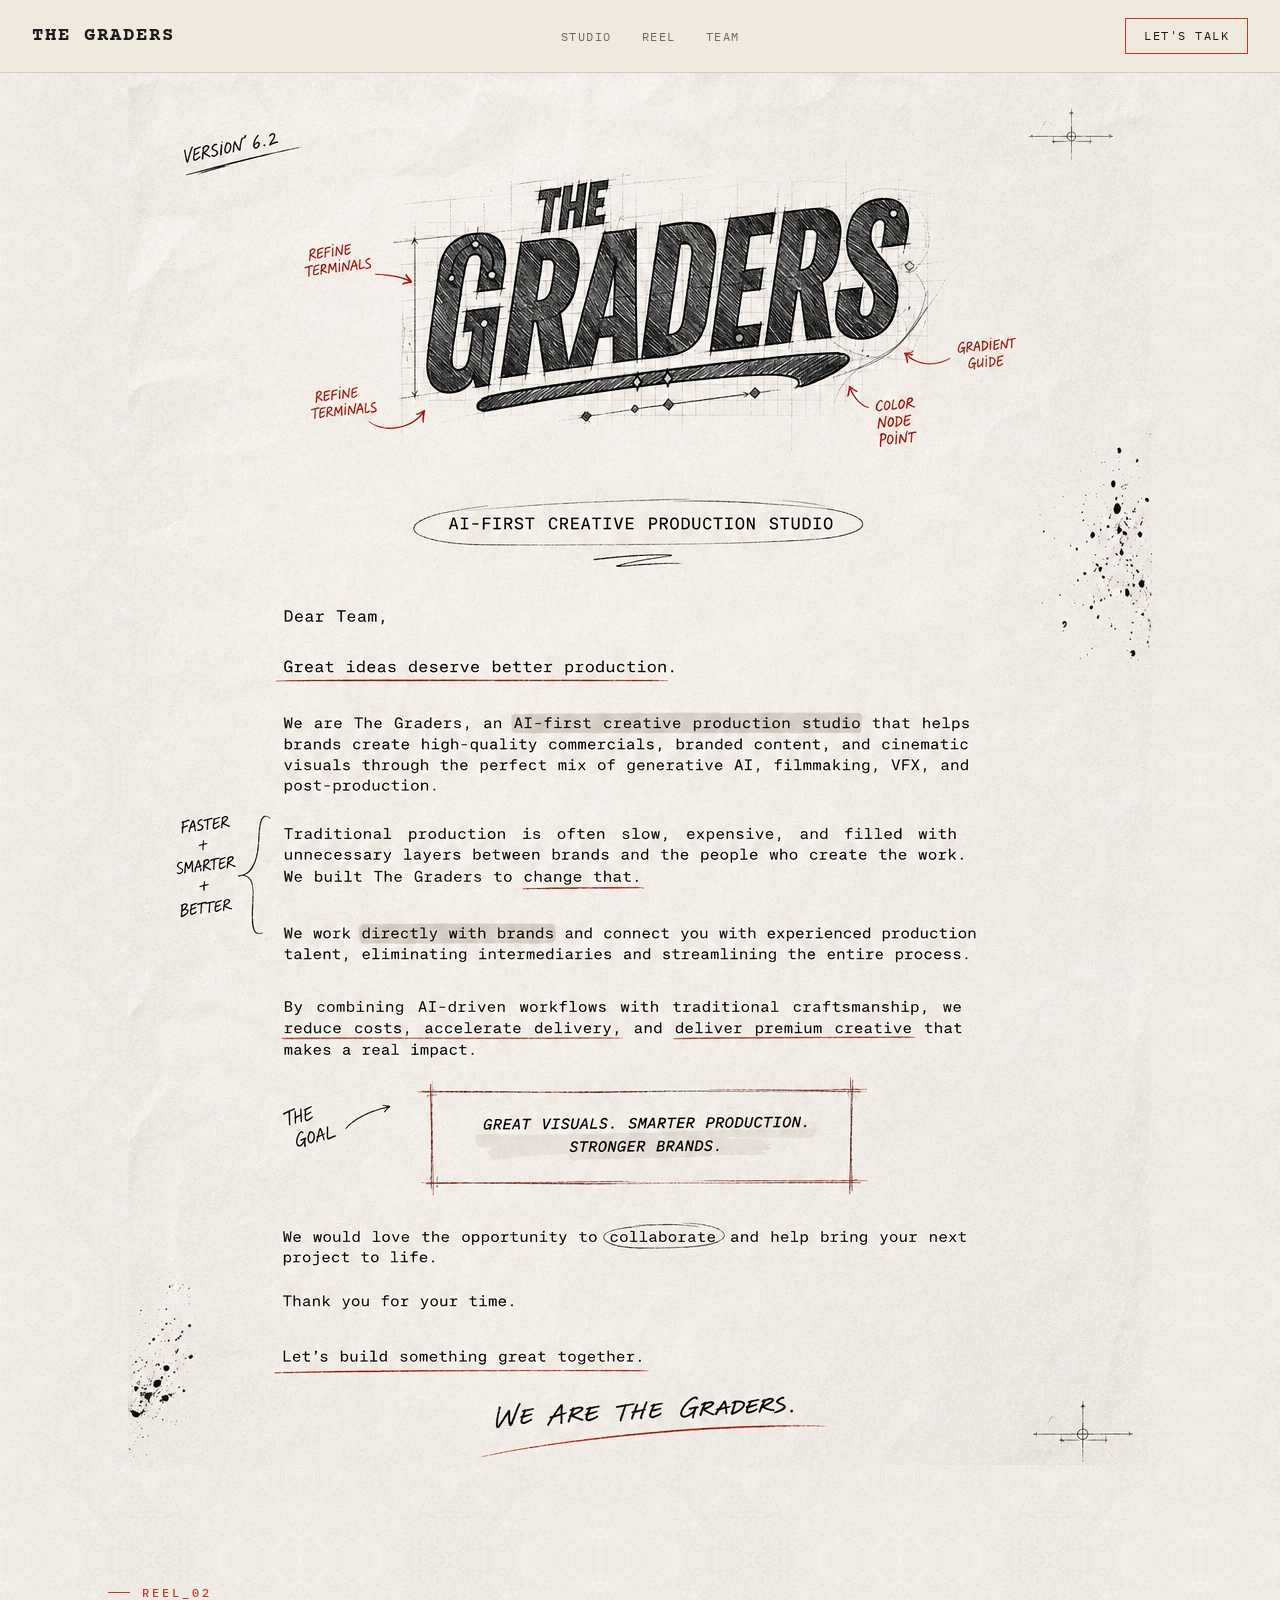
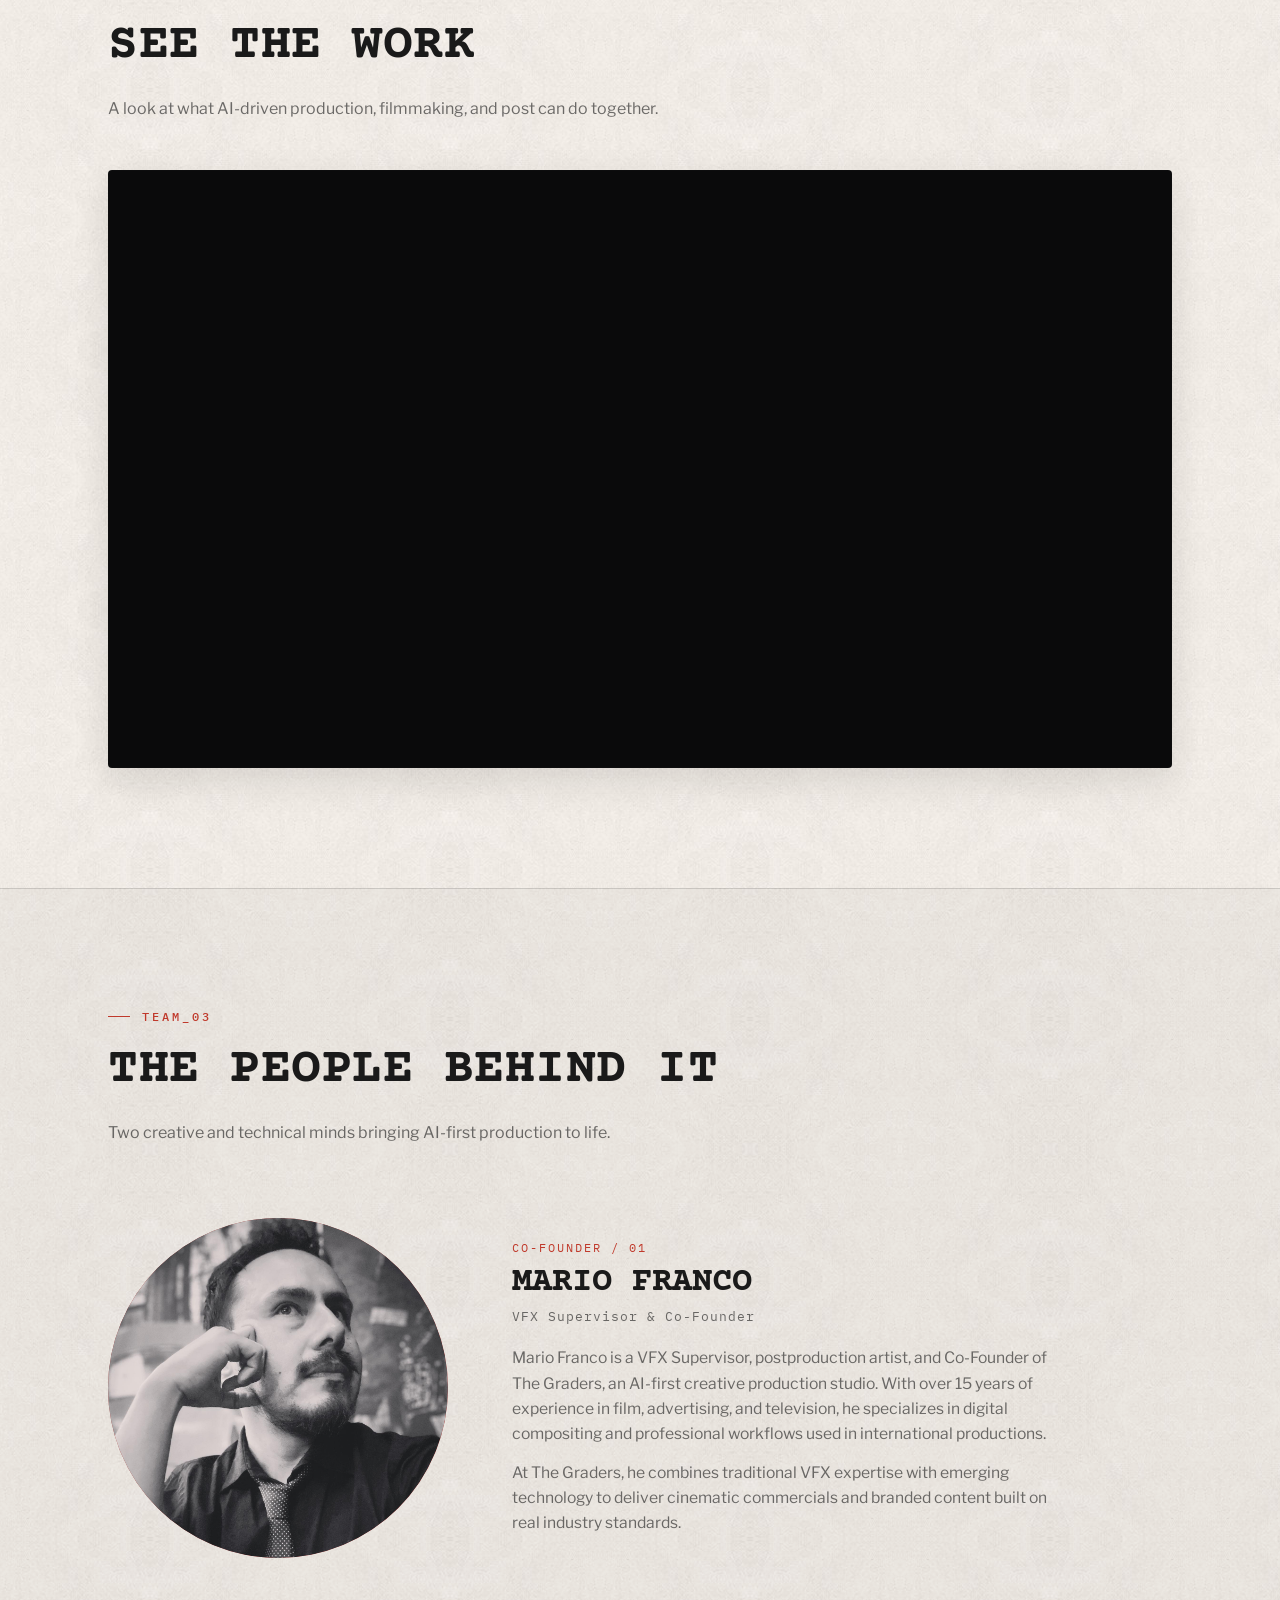
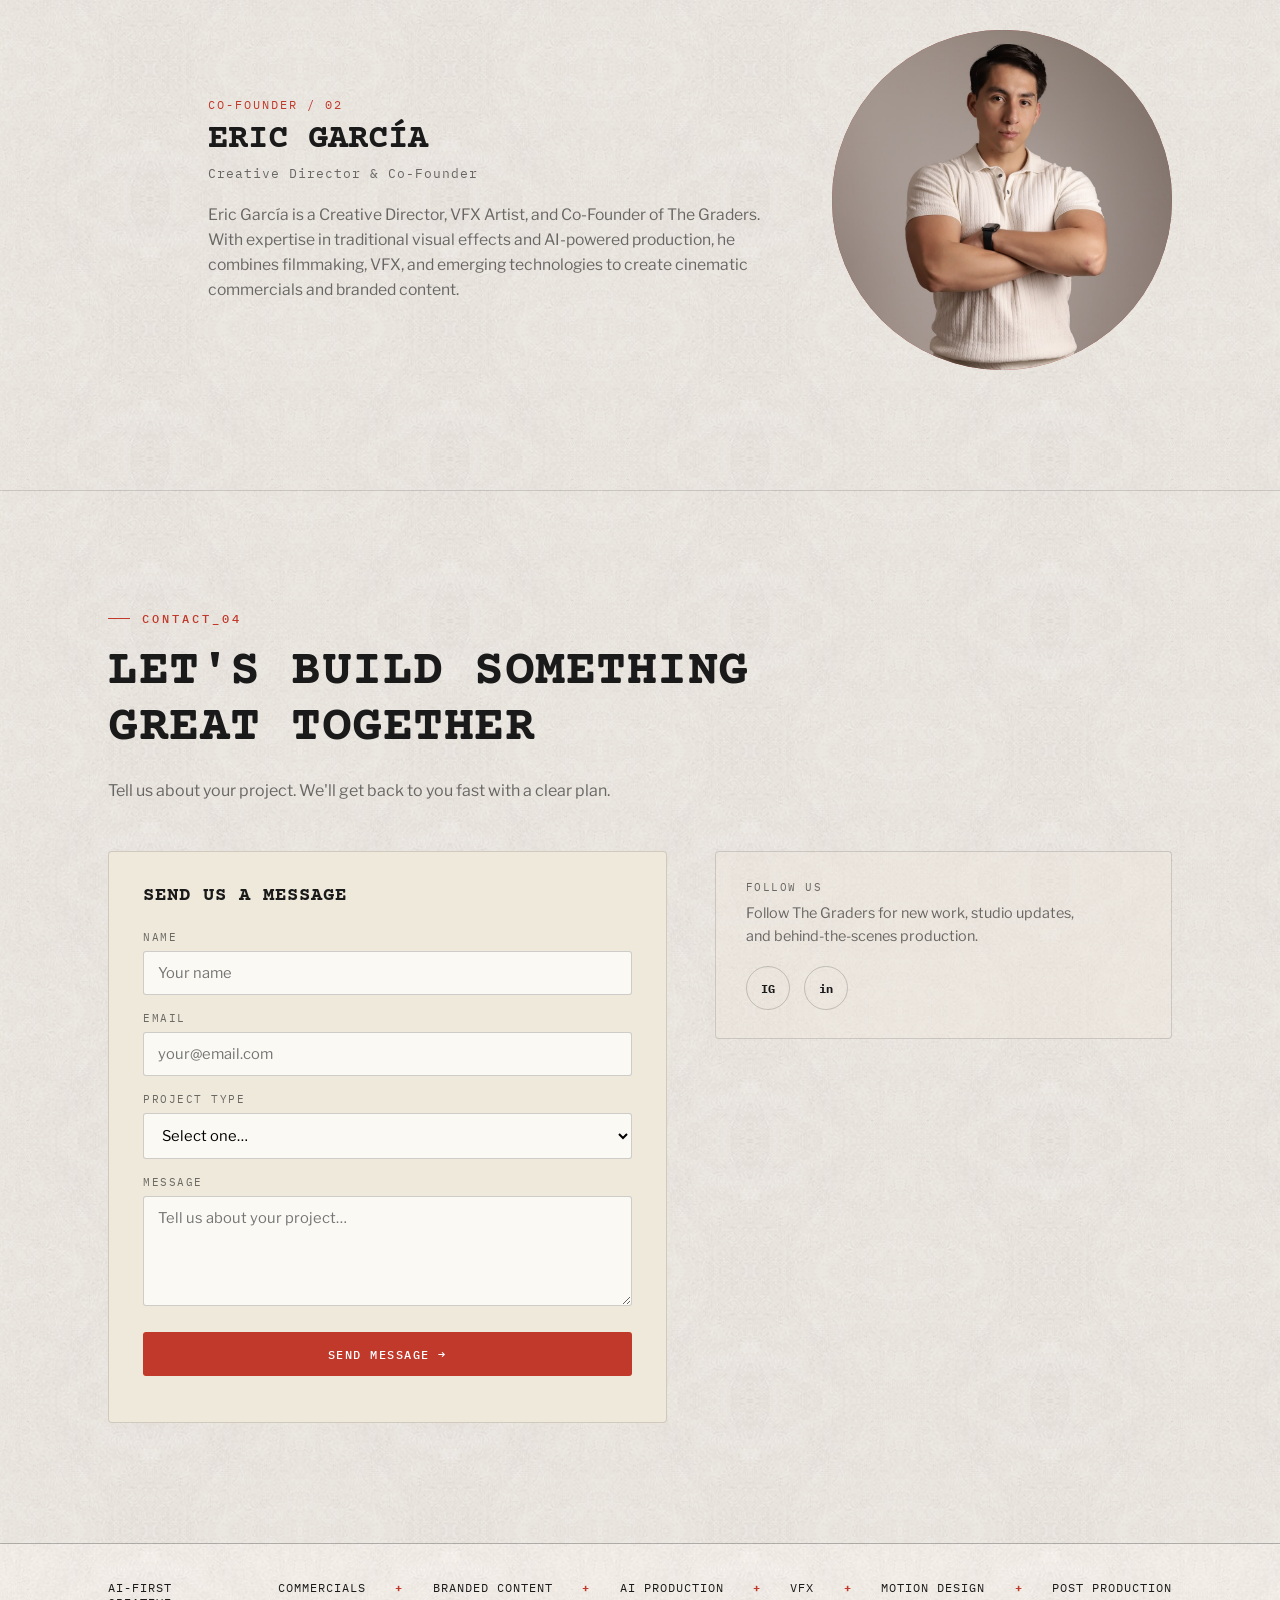
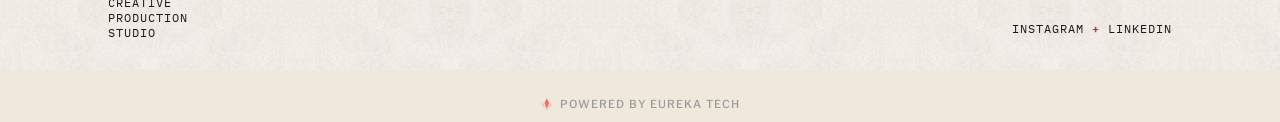
<file: index.html>
<!DOCTYPE html>
<html lang="en">
<head>
<meta charset="UTF-8">
<meta name="viewport" content="width=device-width,initial-scale=1">
<title>The Graders — AI-First Creative Production Studio</title>
<meta name="description" content="The Graders is an AI-first creative production studio for commercials, branded content, cinematic visuals, VFX, motion design, and post-production.">
<meta name="robots" content="index,follow,max-image-preview:large">
<meta name="theme-color" content="#efe9dc">
<link rel="canonical" href="https://thegraders.studio/">
<meta property="og:type" content="website"><meta property="og:site_name" content="The Graders"><meta property="og:locale" content="en_US"><meta property="og:url" content="https://thegraders.studio/">
<meta property="og:title" content="The Graders — AI-First Creative Production Studio"><meta property="og:description" content="Commercials, branded content, AI production, VFX, motion design, and post-production built with cinematic craft and emerging technology."><meta property="og:image" content="https://thegraders.studio/hero-top.png"><meta property="og:image:alt" content="The Graders — AI-First Creative Production Studio">
<meta name="twitter:card" content="summary_large_image"><meta name="twitter:title" content="The Graders — AI-First Creative Production Studio"><meta name="twitter:description" content="Commercials, branded content, AI production, VFX, motion design, and post-production."><meta name="twitter:image" content="https://thegraders.studio/hero-top.png">
<link rel="preconnect" href="https://fonts.googleapis.com"><link rel="preconnect" href="https://fonts.gstatic.com" crossorigin><link href="https://fonts.googleapis.com/css2?family=Courier+Prime:wght@400;700&family=IBM+Plex+Mono:wght@400;500&family=Libre+Franklin:wght@400;500;600&display=swap" rel="stylesheet">
<link rel="stylesheet" href="site.css">
<link rel="stylesheet" href="mobile-reel.css">
<script>document.documentElement.classList.add('js')</script>
<script type="application/ld+json">{"@context":"https://schema.org","@type":"Organization","name":"The Graders","url":"https://thegraders.studio/","description":"AI-first creative production studio for commercials, branded content, AI production, VFX, motion design, and post-production.","sameAs":["https://www.instagram.com/thegraders.studio/"],"founder":[{"@type":"Person","name":"Mario Franco"},{"@type":"Person","name":"Eric García"}]}</script>
</head>
<body>
<nav aria-label="Primary"><a class="nav-logo" href="#manifesto">The Graders</a><ul class="nav-links"><li><a href="#manifesto">Studio</a></li><li><a href="#reel">Reel</a></li><li><a href="#about">Team</a></li></ul><a href="#contact" class="nav-cta">Let's talk</a></nav>
<main>
<div id="manifesto" class="hero"><h1 class="sr-only">The Graders — AI-First Creative Production Studio</h1><p class="sr-only">Commercials, branded content, AI-driven production, VFX, motion design, and post-production.</p><img src="hero-top.png" alt="The Graders — AI-First Creative Production Studio" fetchpriority="high" decoding="async"><img src="manifesto-body-full.png" alt="The Graders studio manifesto" decoding="async"></div>
<section id="reel"><div class="wrap fade-up"><div class="frame-label">REEL_02</div><h2>See the work</h2><p class="section-sub">A look at what AI-driven production, filmmaking, and post can do together.</p><div class="reel-frame"><iframe src="https://drive.google.com/file/d/1bzyOVguF66tLUBxBOMNs5p0JNJ45Omwr/preview" title="The Graders VFX Reel" allow="autoplay; fullscreen" allowfullscreen loading="lazy"></iframe><a class="reel-mobile-launch" href="https://drive.google.com/file/d/1bzyOVguF66tLUBxBOMNs5p0JNJ45Omwr/preview" target="_blank" rel="noopener noreferrer" aria-label="Open The Graders reel in a full-screen player"><img src="hero-top.png" alt="" aria-hidden="true"><span class="reel-mobile-overlay"><span class="reel-mobile-play" aria-hidden="true">▶</span><span class="reel-mobile-label">PLAY REEL</span><span class="reel-mobile-note">Opens full-screen ↗</span></span></a></div></div></section>
<section id="about" class="tinted"><div class="wrap fade-up"><div class="frame-label">TEAM_03</div><h2>The people behind it</h2><p class="section-sub">Two creative and technical minds bringing AI-first production to life.</p>
<article class="founder"><div class="portrait"><img src="mario-hero.png" alt="Mario Franco"></div><div class="founder-copy"><div class="founder-index">Co-Founder / 01</div><h3>Mario Franco</h3><div class="role">VFX Supervisor &amp; Co-Founder</div><p>Mario Franco is a VFX Supervisor, postproduction artist, and Co-Founder of The Graders, an AI-first creative production studio. With over 15 years of experience in film, advertising, and television, he specializes in digital compositing and professional workflows used in international productions.</p><p>At The Graders, he combines traditional VFX expertise with emerging technology to deliver cinematic commercials and branded content built on real industry standards.</p></div></article>
<article class="founder reverse"><div class="portrait"><img src="eric.jpeg" alt="Eric García" class="eric"></div><div class="founder-copy"><div class="founder-index">Co-Founder / 02</div><h3>Eric García</h3><div class="role">Creative Director &amp; Co-Founder</div><p>Eric García is a Creative Director, VFX Artist, and Co-Founder of The Graders. With expertise in traditional visual effects and AI-powered production, he combines filmmaking, VFX, and emerging technologies to create cinematic commercials and branded content.</p></div></article>
</div></section>
<section id="contact" class="tinted"><div class="wrap"><div class="fade-up"><div class="frame-label">CONTACT_04</div><h2>Let's build something great together</h2><p class="section-sub">Tell us about your project. We'll get back to you fast with a clear plan.</p></div><div class="contact-layout fade-up"><div class="contact-form"><h3>Send us a message</h3><form action="https://api.web3forms.com/submit" method="POST" id="contactForm"><input type="hidden" name="access_key" value="debf1ac7-aa1e-4751-a4b1-274eefb9190e"><input type="hidden" name="subject" value="New message from thegraders.studio"><input type="checkbox" name="botcheck" tabindex="-1" autocomplete="off" class="sr-only" aria-hidden="true"><label for="name">Name</label><input id="name" name="name" required autocomplete="name" placeholder="Your name"><label for="email">Email</label><input id="email" type="email" name="email" required autocomplete="email" placeholder="your@email.com"><label for="service">Project type</label><select id="service" name="service"><option value="">Select one…</option><option>Commercial</option><option>Branded Content</option><option>AI Production</option><option>VFX</option><option>Motion Design</option><option>Post Production</option><option>Other</option></select><label for="message">Message</label><textarea id="message" name="message" required placeholder="Tell us about your project…"></textarea><button type="submit">Send message →</button><div id="formMsg" role="status" aria-live="polite"></div></form></div><aside class="social-panel"><div class="contact-label">Follow us</div><p>Follow The Graders for new work, studio updates, and behind-the-scenes production.</p><div class="social-row"><a href="https://www.instagram.com/thegraders.studio/" target="_blank" rel="noopener noreferrer" aria-label="The Graders on Instagram">IG</a><a href="https://www.linkedin.com/in/mario-franco-56a5602b0/" target="_blank" rel="noopener noreferrer" aria-label="Mario Franco on LinkedIn">in</a></div></aside></div></div></section>
</main>
<footer><div class="wrap footer-grid"><div class="footer-brand">AI-FIRST<br>CREATIVE<br>PRODUCTION<br>STUDIO</div><div><div class="services"><span>Commercials</span><b>+</b><span>Branded Content</span><b>+</b><span>AI Production</span><b>+</b><span>VFX</span><b>+</b><span>Motion Design</span><b>+</b><span>Post Production</span></div><div class="footer-social"><a href="https://www.instagram.com/thegraders.studio/" target="_blank" rel="noopener noreferrer">Instagram</a><b>+</b><a href="https://www.linkedin.com/in/mario-franco-56a5602b0/" target="_blank" rel="noopener noreferrer">LinkedIn</a></div></div></div></footer>
<div class="credit"><a href="https://www.eurekawebsites.tech/" target="_blank" rel="noopener noreferrer"><img src="images/eureka-b-64.png" alt="">POWERED BY EUREKA TECH</a></div>
<script src="site.js" defer></script>
</body></html>
</file>
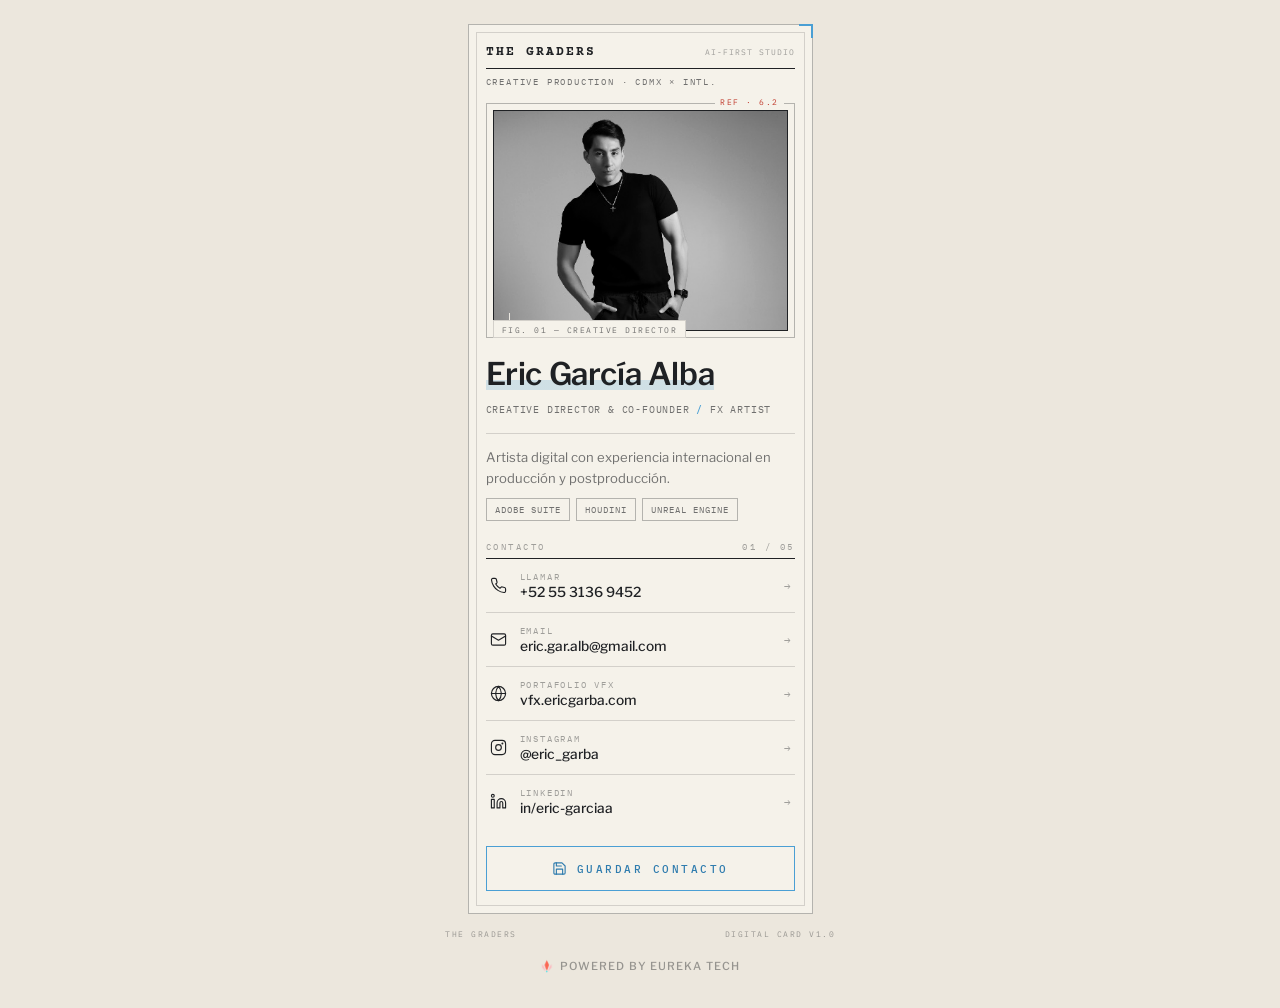
<file: tarjeta.html>
<!DOCTYPE html>
<html lang="es">
<head>
<meta charset="UTF-8" />
<meta name="viewport" content="width=device-width, initial-scale=1.0" />
<link rel="icon" type="image/x-icon" href="images/eureka/favicon.ico">
<link rel="icon" type="image/png" sizes="32x32" href="images/eureka/favicon-32.png">
<link rel="icon" type="image/png" sizes="16x16" href="images/eureka/favicon-16.png">
<title>Eric García Alba — The Graders</title>
<meta name="description" content="Creative Director & Co-founder | FX artist en The Graders. Artista digital con experiencia internacional en producción y postproducción." />
<meta property="og:type" content="profile" />
<meta property="og:url" content="https://thegraders.studio/tarjeta.html" />
<meta property="og:site_name" content="The Graders" />
<meta property="og:locale" content="es_MX" />
<meta property="og:title" content="Eric García Alba — The Graders" />
<meta property="og:description" content="Creative Director & Co-founder | FX artist. Artista digital con experiencia internacional en producción y postproducción." />
<meta property="og:image" content="https://thegraders.studio/og-tarjeta-eric-v2.jpg" />
<meta property="og:image:secure_url" content="https://thegraders.studio/og-tarjeta-eric-v2.jpg" />
<meta property="og:image:type" content="image/jpeg" />
<meta property="og:image:width" content="1200" />
<meta property="og:image:height" content="630" />
<meta property="og:image:alt" content="Eric García Alba — Creative Director & Co-founder, FX Artist en The Graders" />
<meta name="twitter:card" content="summary_large_image" />
<meta name="twitter:title" content="Eric García Alba — The Graders" />
<meta name="twitter:description" content="Creative Director & Co-founder | FX artist. Artista digital con experiencia internacional en producción y postproducción." />
<meta name="twitter:image" content="https://thegraders.studio/og-tarjeta-eric-v2.jpg" />
<meta name="twitter:image:alt" content="Eric García Alba — Creative Director & Co-founder, FX Artist en The Graders" />
<link rel="preconnect" href="https://fonts.googleapis.com">
<link rel="preconnect" href="https://fonts.gstatic.com" crossorigin>
<link href="https://fonts.googleapis.com/css2?family=Courier+Prime:wght@400;700&family=IBM+Plex+Mono:wght@400;500&family=Libre+Franklin:wght@400;500;600&display=swap" rel="stylesheet">
<style>
  :root{
    --stage:#ece7dd;
    --paper:#f5f2ea;
    --ink:#1f2124;
    --ink-dim:rgba(31,33,36,0.62);
    --ink-faint:rgba(31,33,36,0.40);
    --line:rgba(31,33,36,0.16);
    --line-strong:rgba(31,33,36,0.30);
    --blue:#4a9fd4;
    --blue-deep:#2f7cae;
    --red:#c0392b;
    --typewriter:'Courier Prime','Courier New',Courier,monospace;
    --mono:'IBM Plex Mono',ui-monospace,monospace;
    --sans:'Libre Franklin',system-ui,sans-serif;
  }

  *,*::before,*::after{box-sizing:border-box;margin:0;padding:0;}
  html{overflow-x:hidden;background:var(--stage);-webkit-text-size-adjust:100%;}
  img{display:block;max-width:100%;}
  a{color:inherit;text-decoration:none;}

  body{
    background:var(--stage);
    min-height:100vh;
    padding:24px 10px 28px;
    font-family:var(--sans);
    color:var(--ink);
    -webkit-font-smoothing:antialiased;
    overflow-x:hidden;
  }

  /* ────────────  CARD SHELL  ──────────── */
  .card{
    width:100%;
    max-width:345px;
    margin:0 auto;
    background:var(--paper);
    border:1px solid var(--line-strong);
    position:relative;
    padding:20px 17px 22px;
  }
  /* inner construction rule, offset like a working document */
  .card::before{
    content:"";
    position:absolute;
    inset:7px;
    border:1px solid var(--line);
    pointer-events:none;
  }
  /* corner registration tick, top-right — a borrowed annotation detail */
  .card::after{
    content:"";
    position:absolute;
    top:-1px;right:-1px;
    width:14px;height:14px;
    border-top:2px solid var(--blue);
    border-right:2px solid var(--blue);
  }

  .card > *{position:relative;z-index:1;}

  /* ────────────  MASTHEAD  ──────────── */
  .masthead{
    display:flex;
    align-items:baseline;
    justify-content:space-between;
    gap:8px;
    padding-bottom:9px;
    border-bottom:1px solid var(--ink);
  }
  .studio{
    font-family:var(--typewriter);
    font-weight:700;
    font-size:0.8rem;
    letter-spacing:2px;
    text-transform:uppercase;
    white-space:nowrap;
  }
  .filed{
    font-family:var(--mono);
    font-size:0.52rem;
    letter-spacing:1px;
    text-transform:uppercase;
    color:var(--ink-faint);
    white-space:nowrap;
  }
  .kicker{
    margin-top:7px;
    font-family:var(--mono);
    font-size:0.55rem;
    letter-spacing:1.8px;
    text-transform:uppercase;
    color:var(--ink-dim);
  }

  /* ────────────  PORTRAIT PLATE  ──────────── */
  .plate{
    margin-top:16px;
    position:relative;
    padding:6px;
    border:1px solid var(--line-strong);
  }
  .plate-frame{
    position:relative;
    width:100%;
    aspect-ratio:4 / 3;
    overflow:hidden;
    background:var(--stage);
    border:1px solid var(--ink);
  }
  .plate-frame img{
    width:100%;
    height:100%;
    object-fit:cover;
    /* client crop: zoom 1.03, offsetX ~22%, offsetY 0 */
    /* client crop: zoom 1.03, offsetX 21.85%, offsetY 0%
       (offsetY eased to 4% for headroom in the 4:3 plate) */
    object-position:22% 4%;
    transform:scale(1.03);
    filter:grayscale(1) contrast(1.04);
  }
  /* thin cross-hair registration marks over the plate */
  .plate-frame::before,
  .plate-frame::after{
    content:"";
    position:absolute;
    background:rgba(245,242,234,0.9);
    pointer-events:none;
  }
  .plate-frame::before{ left:9px; bottom:9px; width:14px; height:1px; }
  .plate-frame::after{ left:15px; bottom:3px; width:1px; height:14px; }

  .plate-caption{
    position:absolute;
    left:6px;bottom:-1px;
    background:var(--paper);
    padding:3px 8px 2px;
    font-family:var(--mono);
    font-size:0.52rem;
    letter-spacing:1.5px;
    text-transform:uppercase;
    color:var(--ink-dim);
    border:1px solid var(--line);
  }
  .plate-tag{
    position:absolute;
    top:-8px;right:10px;
    font-family:var(--mono);
    font-size:0.52rem;
    letter-spacing:1.5px;
    text-transform:uppercase;
    color:var(--red);
    background:var(--paper);
    padding:0 5px;
  }

  /* ────────────  IDENTITY  ──────────── */
  .identity{ margin-top:20px; }
  .name{
    font-family:var(--sans);
    font-weight:600;
    font-size:clamp(1.55rem,7.4vw,1.95rem);
    line-height:1.08;
    letter-spacing:-0.4px;
  }
  .name .u{
    background-image:linear-gradient(rgba(74,159,212,0.22),rgba(74,159,212,0.22));
    background-repeat:no-repeat;
    background-position:0 88%;
    background-size:100% 0.32em;
  }
  .role{
    margin-top:9px;
    font-family:var(--mono);
    font-size:0.63rem;
    line-height:1.75;
    letter-spacing:0.8px;
    text-transform:uppercase;
    color:var(--ink-dim);
  }
  .role .sep{ color:var(--blue); font-weight:500; }

  .about{
    margin-top:14px;
    padding-top:13px;
    border-top:1px solid var(--line);
    font-size:0.82rem;
    line-height:1.62;
    color:var(--ink-dim);
  }
  .tools{
    margin-top:9px;
    display:flex;
    flex-wrap:wrap;
    gap:6px;
  }
  .tool{
    font-family:var(--mono);
    font-size:0.58rem;
    letter-spacing:1px;
    text-transform:uppercase;
    color:var(--ink-dim);
    border:1px solid var(--line-strong);
    padding:4px 8px;
  }

  /* ────────────  CONTACT  ──────────── */
  .contact{
    margin-top:20px;
    display:flex;
    flex-direction:column;
  }
  .contact-head{
    font-family:var(--mono);
    font-size:0.56rem;
    letter-spacing:2.5px;
    text-transform:uppercase;
    color:var(--ink-faint);
    padding-bottom:6px;
    border-bottom:1px solid var(--ink);
    display:flex;
    justify-content:space-between;
  }

  .row{
    display:flex;
    align-items:center;
    gap:13px;
    padding:12px 4px;
    border-bottom:1px solid var(--line);
    transition:background 0.14s, padding-left 0.14s;
    cursor:pointer;
    width:100%;
    background:none;
    text-align:left;
    font-family:inherit;
    color:inherit;
  }
  .row:hover{
    background:rgba(74,159,212,0.07);
    padding-left:9px;
  }
  .row-icon{
    width:17px;height:17px;
    flex-shrink:0;
    color:var(--ink);
    stroke-width:1.6;
  }
  .row-body{
    flex:1;
    min-width:0;
    display:flex;
    flex-direction:column;
    gap:2px;
  }
  .row-type{
    font-family:var(--mono);
    font-size:0.55rem;
    letter-spacing:1.8px;
    text-transform:uppercase;
    color:var(--ink-faint);
  }
  .row-value{
    font-size:0.86rem;
    font-weight:500;
    color:var(--ink);
    overflow:hidden;
    text-overflow:ellipsis;
    white-space:nowrap;
  }
  .row-arrow{
    font-family:var(--mono);
    font-size:0.7rem;
    color:var(--ink-faint);
    flex-shrink:0;
  }
  .row:hover .row-arrow{ color:var(--blue); }

  /* ────────────  SAVE  ──────────── */
  .save{
    margin-top:18px;
    width:100%;
    display:flex;
    align-items:center;
    justify-content:center;
    gap:10px;
    padding:14px;
    background:none;
    border:1px solid var(--blue);
    color:var(--blue-deep);
    font-family:var(--mono);
    font-size:0.68rem;
    font-weight:500;
    letter-spacing:2.5px;
    text-transform:uppercase;
    cursor:pointer;
    transition:background 0.15s, color 0.15s;
  }
  .save:hover{ background:var(--blue); color:#fff; }
  .save svg{ width:15px;height:15px;stroke-width:1.8; }

  .copied{
    color:var(--blue-deep) !important;
    font-family:var(--mono);
    letter-spacing:1.5px;
  }

  /* ────────────  FOOTER  ──────────── */
  .foot-meta{
    max-width:390px;
    margin:14px auto 0;
    display:flex;
    justify-content:space-between;
    font-family:var(--mono);
    font-size:0.52rem;
    letter-spacing:1.5px;
    text-transform:uppercase;
    color:var(--ink-faint);
  }
  footer.eureka{
    text-align:center;
    padding:16px 0 6px;
  }
  footer.eureka a{
    font-size:11px;
    font-weight:500;
    letter-spacing:0.1em;
    text-transform:uppercase;
    color:rgba(31,33,36,0.42);
    transition:color 0.2s;
  }
  footer.eureka img{
    width:14px;height:14px;
    display:inline-block;
    vertical-align:-3px;
    margin-right:6px;
  }

  @media (max-width:360px){
    .row-value{ font-size:0.8rem; }
    .studio{ letter-spacing:1.8px; }
  }
</style>
</head>
<body>

  <main class="card">

    <div class="masthead">
      <span class="studio">The Graders</span>
      <span class="filed">AI-First Studio</span>
    </div>
    <p class="kicker">Creative Production · CDMX × Intl.</p>

    <figure class="plate">
      <span class="plate-tag">Ref · 6.2</span>
      <div class="plate-frame">
        <img src="eric-profile.jpg" alt="Eric García Alba" />
      </div>
      <figcaption class="plate-caption">Fig. 01 — Creative Director</figcaption>
    </figure>

    <section class="identity">
      <h1 class="name"><span class="u">Eric García Alba</span></h1>
      <p class="role">
        Creative Director &amp; Co-founder
        <span class="sep">/</span>
        FX Artist
      </p>
      <p class="about">
        Artista digital con experiencia internacional en producción
        y postproducción.
      </p>
      <div class="tools">
        <span class="tool">Adobe Suite</span>
        <span class="tool">Houdini</span>
        <span class="tool">Unreal Engine</span>
      </div>
    </section>

    <section class="contact">
      <div class="contact-head">
        <span>Contacto</span>
        <span>01 / 05</span>
      </div>

      <a class="row" href="tel:+525531369452">
        <svg class="row-icon" viewBox="0 0 24 24" fill="none" stroke="currentColor" stroke-linecap="round" stroke-linejoin="round">
          <path d="M22 16.92v3a2 2 0 0 1-2.18 2 19.79 19.79 0 0 1-8.63-3.07 19.5 19.5 0 0 1-6-6 19.79 19.79 0 0 1-3.07-8.67A2 2 0 0 1 4.11 2h3a2 2 0 0 1 2 1.72c.13 1.05.37 2.07.7 3a2 2 0 0 1-.45 2.11L8.09 9.91a16 16 0 0 0 6 6l1.27-1.27a2 2 0 0 1 2.11-.45c.94.33 1.96.57 3 .7A2 2 0 0 1 22 16.92z"/>
        </svg>
        <span class="row-body">
          <span class="row-type">Llamar</span>
          <span class="row-value">+52 55 3136 9452</span>
        </span>
        <span class="row-arrow">→</span>
      </a>

      <a class="row" href="mailto:eric.gar.alb@gmail.com">
        <svg class="row-icon" viewBox="0 0 24 24" fill="none" stroke="currentColor" stroke-linecap="round" stroke-linejoin="round">
          <rect x="2" y="4" width="20" height="16" rx="2"/>
          <path d="m22 7-10 6L2 7"/>
        </svg>
        <span class="row-body">
          <span class="row-type">Email</span>
          <span class="row-value">eric.gar.alb@gmail.com</span>
        </span>
        <span class="row-arrow">→</span>
      </a>

      <a class="row" href="https://vfx.ericgarba.com" target="_blank" rel="noopener noreferrer">
        <svg class="row-icon" viewBox="0 0 24 24" fill="none" stroke="currentColor" stroke-linecap="round" stroke-linejoin="round">
          <circle cx="12" cy="12" r="10"/>
          <path d="M2 12h20"/>
          <path d="M12 2a15.3 15.3 0 0 1 4 10 15.3 15.3 0 0 1-4 10 15.3 15.3 0 0 1-4-10 15.3 15.3 0 0 1 4-10z"/>
        </svg>
        <span class="row-body">
          <span class="row-type">Portafolio VFX</span>
          <span class="row-value">vfx.ericgarba.com</span>
        </span>
        <span class="row-arrow">→</span>
      </a>

      <a class="row" href="https://www.instagram.com/eric_garba/" target="_blank" rel="noopener noreferrer">
        <svg class="row-icon" viewBox="0 0 24 24" fill="none" stroke="currentColor" stroke-linecap="round" stroke-linejoin="round">
          <rect x="2" y="2" width="20" height="20" rx="5"/>
          <circle cx="12" cy="12" r="4"/>
          <circle cx="17.5" cy="6.5" r="0.6" fill="currentColor"/>
        </svg>
        <span class="row-body">
          <span class="row-type">Instagram</span>
          <span class="row-value">@eric_garba</span>
        </span>
        <span class="row-arrow">→</span>
      </a>

      <a class="row" href="https://www.linkedin.com/in/eric-garciaa" target="_blank" rel="noopener noreferrer" style="border-bottom:none;">
        <svg class="row-icon" viewBox="0 0 24 24" fill="none" stroke="currentColor" stroke-linecap="round" stroke-linejoin="round">
          <path d="M16 8a6 6 0 0 1 6 6v7h-4v-7a2 2 0 0 0-2-2 2 2 0 0 0-2 2v7h-4v-7a6 6 0 0 1 6-6z"/>
          <rect x="2" y="9" width="4" height="12"/>
          <circle cx="4" cy="4" r="2"/>
        </svg>
        <span class="row-body">
          <span class="row-type">LinkedIn</span>
          <span class="row-value">in/eric-garciaa</span>
        </span>
        <span class="row-arrow">→</span>
      </a>

      <button class="save" onclick="saveContact(this)" type="button">
        <svg viewBox="0 0 24 24" fill="none" stroke="currentColor" stroke-linecap="round" stroke-linejoin="round">
          <path d="M19 21H5a2 2 0 0 1-2-2V5a2 2 0 0 1 2-2h11l5 5v11a2 2 0 0 1-2 2z"/>
          <path d="M17 21v-8H7v8M7 3v5h8"/>
        </svg>
        <span id="save-label">Guardar contacto</span>
      </button>
    </section>

  </main>

  <div class="foot-meta">
    <span>The Graders</span>
    <span>Digital Card v1.0</span>
  </div>

  <footer class="eureka">
    <a href="https://www.eurekawebsites.tech/" target="_blank" rel="noopener noreferrer"
       onmouseover="this.style.color='rgba(31,33,36,0.72)'"
       onmouseout="this.style.color='rgba(31,33,36,0.42)'">
      <img src="images/eureka-b-64.png" alt="">POWERED BY EUREKA TECH
    </a>
  </footer>

  <script>
    function saveContact(btn){
      var vcard = [
        'BEGIN:VCARD',
        'VERSION:3.0',
        'FN:Eric García Alba',
        'N:García Alba;Eric;;;',
        'ORG:The Graders',
        'TITLE:Creative Director & Co-founder | FX Artist',
        'TEL;TYPE=CELL,VOICE:+525531369452',
        'EMAIL;TYPE=INTERNET:eric.gar.alb@gmail.com',
        'URL:https://vfx.ericgarba.com',
        'X-SOCIALPROFILE;TYPE=instagram:https://www.instagram.com/eric_garba/',
        'X-SOCIALPROFILE;TYPE=linkedin:https://www.linkedin.com/in/eric-garciaa',
        'NOTE:Artista digital con experiencia internacional en producción y postproducción. Adobe Suite | Houdini | Unreal Engine',
        'END:VCARD'
      ].join('\r\n');

      var blob = new Blob([vcard], { type: 'text/vcard;charset=utf-8' });
      var url = URL.createObjectURL(blob);
      var a = document.createElement('a');
      a.href = url;
      a.download = 'Eric-Garcia-Alba-The-Graders.vcf';
      document.body.appendChild(a);
      a.click();
      document.body.removeChild(a);
      URL.revokeObjectURL(url);

      var label = document.getElementById('save-label');
      var prev = label.textContent;
      label.textContent = 'Contacto descargado ✓';
      btn.classList.add('copied');
      setTimeout(function(){
        label.textContent = prev;
        btn.classList.remove('copied');
      }, 2200);
    }
  </script>

</body>
</html>
</file>
<file: site.css>
:root{--stage:#efe9dc;--paper:#1a1a1a;--dim:rgba(26,26,26,.62);--red:#c0392b;--line:rgba(26,26,26,.14);--type:'American Typewriter','Courier Prime','Courier New',monospace}*{box-sizing:border-box;margin:0;padding:0}html{scroll-behavior:smooth}body{background:#f0ebe5 url('paper-texture-tile.png') repeat;color:var(--paper);font-family:'Libre Franklin',sans-serif;line-height:1.6;overflow-x:hidden}a{color:inherit}.wrap{max-width:1120px;margin:auto;padding:0 28px}.sr-only{position:absolute!important;width:1px!important;height:1px!important;padding:0!important;margin:-1px!important;overflow:hidden!important;clip:rect(0,0,0,0)!important;white-space:nowrap!important;border:0!important}#manifesto,section{scroll-margin-top:84px}nav{position:fixed;inset:0 0 auto;z-index:100;display:flex;align-items:center;justify-content:space-between;padding:18px 32px;background:rgba(239,233,220,.8);backdrop-filter:blur(10px);border-bottom:1px solid var(--line)}.nav-logo{font-family:'Courier Prime',monospace;font-weight:700;font-size:1.2rem;letter-spacing:2px;text-transform:uppercase;text-decoration:none}.nav-links{display:flex;gap:30px;list-style:none}.nav-links a,.nav-cta{font-family:'IBM Plex Mono',monospace;font-size:.72rem;text-transform:uppercase;letter-spacing:1.5px;text-decoration:none}.nav-links a{color:var(--dim)}.nav-cta{padding:8px 18px;border:1px solid var(--red)}.nav-cta:hover{background:var(--red);color:#fff}a:focus-visible,button:focus-visible,input:focus-visible,textarea:focus-visible,select:focus-visible{outline:2px solid #8a1f16;outline-offset:2px}.hero{max-width:1024px;margin:auto;padding-top:68px}.hero img{display:block;width:100%;height:auto}section{padding:120px 0;position:relative}.tinted{background:linear-gradient(rgba(26,26,26,.035),rgba(26,26,26,.035)),#f0ebe5 url('paper-texture-tile.png') repeat;border-top:1px solid rgba(26,26,26,.15)}.frame-label{display:flex;align-items:center;gap:12px;font:500 .72rem 'IBM Plex Mono',monospace;letter-spacing:3px;color:var(--red);margin-bottom:18px}.frame-label:before{content:"";width:22px;height:1px;background:var(--red)}h2{font:700 clamp(2rem,4.5vw,3.1rem) var(--type);text-transform:uppercase;letter-spacing:.5px;margin-bottom:22px;text-wrap:balance}.section-sub{color:var(--dim);max-width:620px}.reel-frame{position:relative;aspect-ratio:16/9;background:#0a0a0b;border:1px solid rgba(26,26,26,.2);border-radius:4px;margin-top:48px;overflow:hidden;box-shadow:0 12px 36px rgba(26,26,26,.12)}.reel-frame iframe{position:absolute;inset:0;width:100%;height:100%;border:0;background:#0a0a0b}.founder{display:grid;grid-template-columns:340px 1fr;gap:64px;align-items:center;margin-top:72px}.founder.reverse{grid-template-columns:1fr 340px}.founder.reverse .portrait{order:2}.portrait{width:100%;max-width:340px;aspect-ratio:1;border-radius:50%;background:#A34242;overflow:hidden;justify-self:center}.portrait img{width:100%;height:100%;object-fit:cover}.portrait .eric{object-position:center 2%}.founder-copy{max-width:560px}.founder.reverse .founder-copy{margin-left:auto}.founder-index{font:400 .72rem 'IBM Plex Mono',monospace;color:var(--red);letter-spacing:2px;text-transform:uppercase;margin-bottom:10px}.founder h3,.contact-form h3{font:700 2.1rem var(--type);text-transform:uppercase;line-height:1.05}.role{font:.8rem 'IBM Plex Mono',monospace;color:var(--dim);letter-spacing:1px;margin:8px 0 20px}.founder-copy p{color:var(--dim);font-size:.98rem;margin-top:14px}.contact-layout{display:grid;grid-template-columns:1.1fr .9fr;gap:48px;margin-top:48px;align-items:start}.contact-form{background:var(--stage);border:1px solid rgba(26,26,26,.15);border-radius:4px;padding:34px}.contact-form h3{font-size:1.2rem;letter-spacing:1px;margin-bottom:24px}.contact-form label{display:block;font:.7rem 'IBM Plex Mono',monospace;text-transform:uppercase;letter-spacing:1.5px;color:var(--dim);margin:16px 0 7px}.contact-form input:not([type=checkbox]),.contact-form textarea,.contact-form select{width:100%;padding:12px 14px;background:#fbf9f4;border:1px solid rgba(26,26,26,.2);border-radius:3px;font:.92rem 'Libre Franklin',sans-serif}.contact-form textarea{min-height:110px;resize:vertical}.contact-form button{width:100%;padding:14px;margin-top:18px;background:var(--red);color:#fff;border:0;border-radius:3px;font:500 .78rem 'IBM Plex Mono',monospace;text-transform:uppercase;letter-spacing:1.5px;cursor:pointer}.contact-form button:disabled{opacity:.65;cursor:wait}#formMsg{margin-top:12px;font-size:.85rem;color:var(--dim)}.social-panel{padding:28px 30px;border:1px solid rgba(26,26,26,.15);border-radius:4px;background:rgba(239,233,220,.35)}.contact-label{font:.68rem 'IBM Plex Mono',monospace;text-transform:uppercase;letter-spacing:1.5px;color:var(--dim);margin-bottom:8px}.social-panel p{color:var(--dim);font-size:.9rem;max-width:340px;margin-bottom:18px}.social-row{display:flex;gap:14px}.social-row a{width:44px;height:44px;border-radius:50%;border:1px solid rgba(26,26,26,.2);display:grid;place-items:center;text-decoration:none;font:700 .78rem 'IBM Plex Mono',monospace}.social-row a:hover{border-color:var(--red);background:rgba(193,57,46,.08);transform:translateY(-2px)}footer{border-top:1px solid rgba(26,26,26,.3);padding:36px 0 30px}.footer-grid{display:grid;grid-template-columns:150px 1fr;gap:20px}.footer-brand,.services,.footer-social{font:.72rem 'IBM Plex Mono',monospace;text-transform:uppercase;letter-spacing:1px}.services{display:flex;flex-wrap:wrap;align-items:center;justify-content:space-between;gap:10px;margin-bottom:26px}.services b,.footer-social b{color:var(--red)}.footer-social{display:flex;justify-content:flex-end;gap:8px}.footer-social a{text-decoration:none}.credit{text-align:center;padding:20px 0 6px;background:var(--stage)}.credit a{font-size:11px;font-weight:500;letter-spacing:.1em;text-transform:uppercase;color:rgba(44,58,74,.45);text-decoration:none}.credit img{width:14px;height:14px;display:inline-block;vertical-align:-3px;margin-right:6px}.fade-up{opacity:1}.js .fade-up{opacity:0;transform:translateY(24px);transition:opacity .7s ease,transform .7s ease}.js .fade-up.in{opacity:1;transform:none}@media(max-width:800px){.contact-layout{grid-template-columns:1fr}}@media(max-width:780px){.founder,.founder.reverse{grid-template-columns:1fr;gap:32px}.founder.reverse .portrait{order:initial}.founder.reverse .founder-copy{margin-left:0}}@media(max-width:760px){.nav-links{display:none}}@media(max-width:700px){.footer-grid{grid-template-columns:1fr}.services,.footer-social{justify-content:flex-start}}@media(max-width:600px){nav{padding:14px 18px}.nav-logo{font-size:1rem;letter-spacing:1.5px}.nav-cta{padding:7px 12px;font-size:.66rem}.wrap{padding:0 18px}section{padding:82px 0}.contact-form,.social-panel{padding:24px 20px}.reel-frame{margin-top:36px}}@media(max-width:430px){nav{padding:10px 14px}.nav-logo{font-size:.92rem;letter-spacing:1.3px}.nav-cta{padding:6px 10px;font-size:.62rem;letter-spacing:1.2px}.hero{padding-top:56px}#manifesto,section{scroll-margin-top:64px}}@media(prefers-reduced-motion:reduce){html{scroll-behavior:auto}*{animation:none!important;transition:none!important}}
</file>
<file: mobile-reel.css>
/* Mobile reel: avoid Google Drive iframe UI bugs on small iPhones.
   Desktop/tablet keep the embedded player. Phones get a branded launch card
   that opens the Drive preview in its own full viewport. */
.reel-mobile-launch{display:none}
@media(max-width:600px){
  .reel-frame{aspect-ratio:auto;background:transparent;border:0;box-shadow:none;overflow:visible}
  .reel-frame iframe{display:none!important}
  .reel-mobile-launch{
    position:relative;display:block;width:100%;aspect-ratio:16/9;overflow:hidden;
    border:1px solid rgba(26,26,26,.2);border-radius:4px;background:#0a0a0b;
    text-decoration:none;box-shadow:0 10px 28px rgba(26,26,26,.12)
  }
  .reel-mobile-launch>img{display:block;width:100%;height:100%;object-fit:cover;object-position:center}
  .reel-mobile-launch:after{content:"";position:absolute;inset:0;background:rgba(0,0,0,.22)}
  .reel-mobile-overlay{position:absolute;z-index:1;inset:0;display:flex;flex-direction:column;align-items:center;justify-content:center;gap:8px;color:#fff;text-align:center}
  .reel-mobile-play{display:grid;place-items:center;width:60px;height:60px;border:2px solid rgba(255,255,255,.9);border-radius:50%;padding-left:4px;background:rgba(0,0,0,.3);font-size:1.25rem}
  .reel-mobile-label{font:700 .78rem 'IBM Plex Mono',monospace;letter-spacing:2px}
  .reel-mobile-note{font:400 .62rem 'IBM Plex Mono',monospace;letter-spacing:.5px;color:rgba(255,255,255,.8)}
}
</file>
